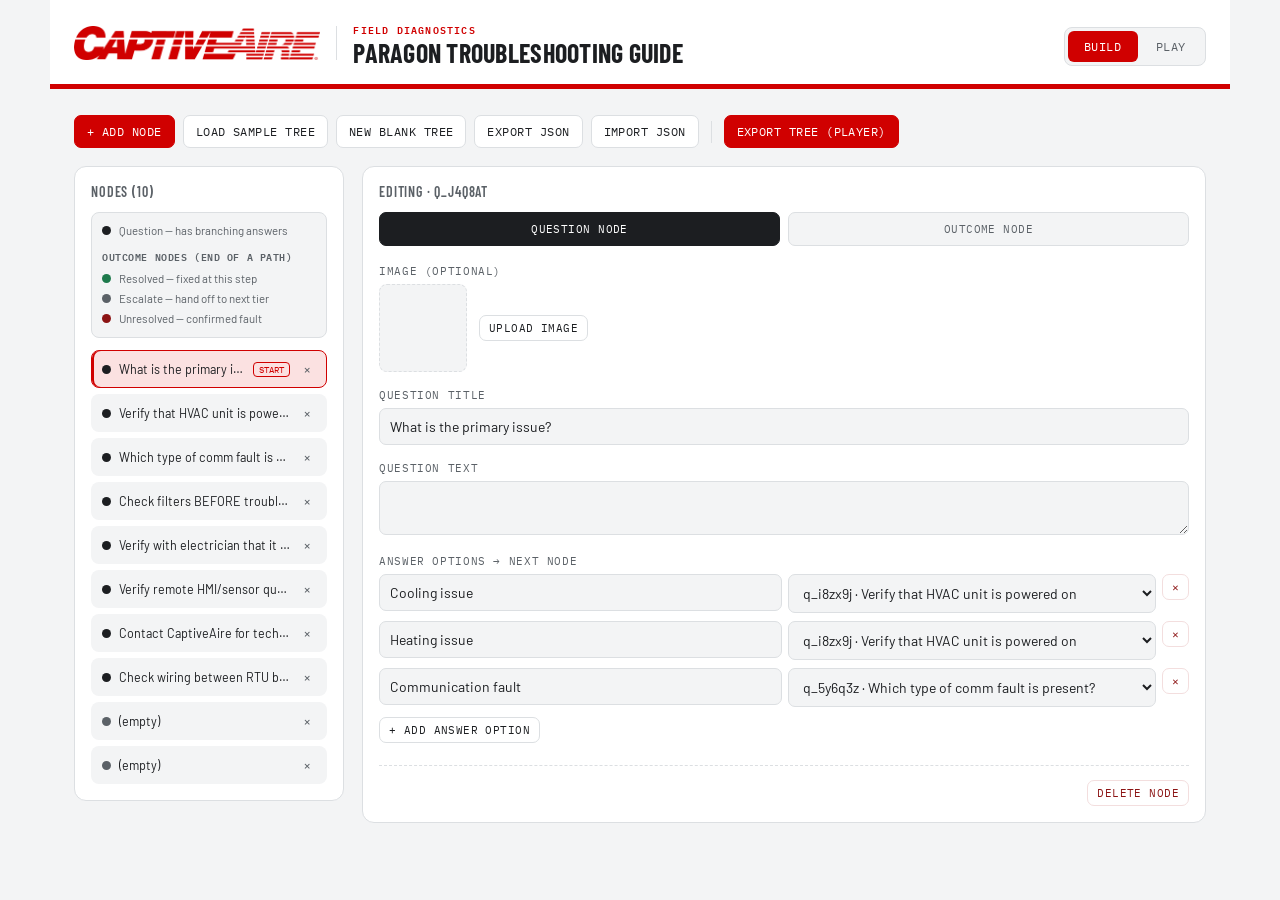
<file: index.html>
<!DOCTYPE html>
<html lang="en">
<head>
<meta charset="UTF-8" />
<title>CaptiveAire Paragon Troubleshooting Guide</title>
<link rel="preconnect" href="https://fonts.googleapis.com">
<link href="https://fonts.googleapis.com/css2?family=Archivo+Black&family=Barlow+Condensed:wght@500;600;700&family=Barlow:wght@400;500;600&family=IBM+Plex+Mono:wght@400;500;600;700&display=swap" rel="stylesheet">
<link rel="stylesheet" href="styles.css">
</head>
<body>
<div class="app" id="appRoot">

  <header class="masthead">
    <div class="masthead-inner">
      <div class="brand">
        <img src="logo.png" alt="CaptiveAire" />
        <div class="divider"></div>
        <div class="brand-text">
          <div class="eyebrow">Field Diagnostics</div>
          <h1>Paragon Troubleshooting Guide</h1>
        </div>
      </div>
      <div class="mode-toggle">
        <button id="tabBuild" class="active">Build</button>
        <button id="tabPlay">Play</button>
      </div>
    </div>
  </header>

  <div class="toolbar">
    <button class="btn primary" id="btnAddNode">+ Add node</button>
    <button class="btn" id="btnLoadSample">Load sample tree</button>
    <button class="btn" id="btnNewTree">New blank tree</button>
    <button class="btn" id="btnExport">Export JSON</button>
    <button class="btn" id="btnImport">Import JSON</button>
    <span class="toolbar-divider"></span>
    <button class="btn primary" id="btnExportPlayer">Export Tree (Player)</button>
    <input type="file" id="fileInput" accept=".json,application/json" />
  </div>

  <div id="layout" class="layout"></div>

</div>
<script src="app.js"></script>
</body>
</html>
</file>
<file: styles.css>
:root{
    --bg:#F3F4F5;
    --surface:#FFFFFF;
    --ink:#1C1E21;
    --ink-soft:#5B6167;
    --line:#DCDFE2;
    --line-soft:#EAEBED;
    --accent:#D00000;
    --accent-dark:#A10000;
    --accent-soft:#FBE1E1;
    --success:#1E7A4C;
    --success-soft:#DEEFE5;
    --fail:#8C1414;
    --fail-soft:#F3DEDE;
    --neutral:#5B6167;
    --neutral-soft:#E7E8EA;
    --mono:'IBM Plex Mono', monospace;
    --sans:'Barlow', sans-serif;
    --display:'Barlow Condensed', sans-serif;
    --heavy:'Archivo Black', sans-serif;
  }
  *{box-sizing:border-box;}
  html,body{margin:0;padding:0;}
  body{
    background:var(--bg);
    color:var(--ink);
    font-family:var(--sans);
    min-height:100vh;
  }
  .app{
    max-width:1180px;
    margin:0 auto;
    padding:0 24px 60px;
  }
  header.masthead{
    background:var(--surface);
    margin:0 -24px 26px;
    padding:20px 24px 0;
    border-bottom:5px solid var(--accent);
  }
  .masthead-inner{
    display:flex;
    align-items:flex-end;
    justify-content:space-between;
    gap:16px;
    flex-wrap:wrap;
    padding-bottom:18px;
  }
  .brand{
    display:flex;
    align-items:center;
    gap:16px;
  }
  .brand img{ display:block; height:34px; width:auto; }
  .brand .divider{
    width:1px;
    height:34px;
    background:var(--line);
  }
  .brand-text .eyebrow{
    font-family:var(--mono);
    font-size:10px;
    font-weight:600;
    color:var(--accent);
    letter-spacing:0.12em;
    text-transform:uppercase;
    margin-bottom:2px;
  }
  .brand-text h1{
    font-family:var(--display);
    font-size:26px;
    font-weight:700;
    letter-spacing:0.01em;
    text-transform:uppercase;
    line-height:1;
    margin:0;
  }
  .brand-text .tag{
    font-family:var(--sans);
    font-size:12.5px;
    color:var(--ink-soft);
    margin-top:3px;
  }
  .mode-toggle{
    display:flex;
    background:var(--bg);
    border:1px solid var(--line);
    border-radius:8px;
    padding:3px;
    gap:2px;
  }
  .mode-toggle button{
    font-family:var(--mono);
    font-size:12px;
    letter-spacing:0.05em;
    text-transform:uppercase;
    border:none;
    background:transparent;
    color:var(--ink-soft);
    padding:8px 16px;
    border-radius:6px;
    cursor:pointer;
    transition:background .15s ease, color .15s ease;
  }
  .mode-toggle button.active{
    background:var(--accent);
    color:#fff;
  }
  .toolbar{
    display:flex;
    align-items:center;
    gap:8px;
    flex-wrap:wrap;
    margin:22px 0 18px;
  }
  .toolbar-divider{
    width:1px;
    height:22px;
    background:var(--line);
    margin:0 4px;
  }
  .btn{
    font-family:var(--mono);
    font-size:11.5px;
    letter-spacing:0.04em;
    text-transform:uppercase;
    border:1px solid var(--line);
    background:var(--surface);
    color:var(--ink);
    padding:8px 12px;
    border-radius:7px;
    cursor:pointer;
    transition:border-color .15s ease, transform .1s ease;
  }
  .btn:hover{ border-color:var(--ink); }
  .btn:active{ transform:translateY(1px); }
  .btn.primary{
    background:var(--accent);
    color:#fff;
    border-color:var(--accent);
  }
  .btn.primary:hover{ border-color:var(--accent-dark); background:var(--accent-dark); }
  .btn.danger{
    color:var(--fail);
    border-color:var(--fail-soft);
  }
  .btn.danger:hover{ border-color:var(--fail); }
  .btn.small{ padding:5px 9px; font-size:10.5px; }
  .layout{
    display:grid;
    grid-template-columns:270px 1fr;
    gap:18px;
    align-items:start;
  }
  @media (max-width:820px){
    .layout{ grid-template-columns:1fr; }
  }
  .layout.layout-play{
    display:block;
  }
  .panel{
    background:var(--surface);
    border:1px solid var(--line);
    border-radius:12px;
    padding:16px;
  }
  .panel h2{
    font-family:var(--display);
    font-weight:600;
    font-size:14px;
    letter-spacing:0.06em;
    text-transform:uppercase;
    color:var(--ink-soft);
    margin:0 0 12px 0;
  }
  .node-list{
    display:flex;
    flex-direction:column;
    gap:6px;
  }
  .node-item{
    display:flex;
    align-items:center;
    gap:8px;
    padding:9px 10px;
    border-radius:8px;
    border:1px solid transparent;
    cursor:pointer;
    background:var(--bg);
  }
  .node-item:hover{ border-color:var(--line); }
  .node-item.selected{
    border-color:var(--accent);
    background:var(--accent-soft);
    border-width:1px;
    box-shadow: inset 2px 0 0 var(--accent);
  }
  .node-dot{
    width:9px; height:9px; border-radius:50%;
    flex:none;
    background:var(--neutral);
  }
  .node-dot.outcome-success{ background:var(--success); }
  .node-dot.outcome-fail{ background:var(--fail); }
  .node-dot.outcome-neutral{ background:var(--neutral); }
  .node-dot.question{ background:var(--ink); }
  .node-item .label{
    font-size:12.5px;
    line-height:1.3;
    overflow:hidden;
    text-overflow:ellipsis;
    white-space:nowrap;
    flex:1;
  }
  .node-item .root-badge{
    font-family:var(--mono);
    font-size:9px;
    color:var(--accent);
    border:1px solid var(--accent);
    padding:1px 5px;
    border-radius:4px;
    flex:none;
  }
  .node-del-x{
    flex:none;
    width:18px;
    height:18px;
    line-height:16px;
    text-align:center;
    padding:0;
    border:none;
    background:transparent;
    color:var(--ink-soft);
    font-size:15px;
    font-family:var(--sans);
    border-radius:4px;
    cursor:pointer;
  }
  .node-del-x:hover{
    background:var(--fail-soft);
    color:var(--fail);
  }
  .node-legend{
    display:flex;
    flex-direction:column;
    gap:6px;
    padding:10px 10px 12px;
    margin-bottom:12px;
    background:var(--bg);
    border:1px solid var(--line);
    border-radius:8px;
  }
  .node-legend .legend-row{
    display:flex;
    align-items:center;
    gap:8px;
  }
  .node-legend .legend-row .node-dot{ flex:none; }
  .node-legend .legend-row span{
    font-size:11.5px;
    color:var(--ink-soft);
  }
  .node-legend .legend-subhead{
    font-family:var(--mono);
    font-size:9.5px;
    font-weight:600;
    letter-spacing:0.06em;
    text-transform:uppercase;
    color:var(--ink-soft);
    margin-top:4px;
  }
  .empty-hint{
    font-size:12.5px;
    color:var(--ink-soft);
    line-height:1.5;
  }
  /* --- Build panel --- */
  .field{ margin-bottom:16px; }
  .field label{
    display:block;
    font-family:var(--mono);
    font-size:10.5px;
    letter-spacing:0.06em;
    text-transform:uppercase;
    color:var(--ink-soft);
    margin-bottom:6px;
  }
  textarea, input[type=text], select{
    width:100%;
    font-family:var(--sans);
    font-size:14px;
    color:var(--ink);
    background:var(--bg);
    border:1px solid var(--line);
    border-radius:7px;
    padding:9px 10px;
    resize:vertical;
  }
  textarea:focus, input[type=text]:focus, select:focus{
    outline:none;
    border-color:var(--ink);
  }
  .type-switch{
    display:flex;
    gap:8px;
  }
  .type-switch button{
    flex:1;
    font-family:var(--mono);
    font-size:11px;
    text-transform:uppercase;
    letter-spacing:0.04em;
    padding:9px 8px;
    border-radius:7px;
    border:1px solid var(--line);
    background:var(--bg);
    color:var(--ink-soft);
    cursor:pointer;
  }
  .type-switch button.active{
    background:var(--ink);
    color:#fff;
    border-color:var(--ink);
  }
  .outcome-type-row{ display:flex; gap:8px; }
  .outcome-type-row button{
    flex:1;
    font-family:var(--mono);
    font-size:10.5px;
    text-transform:uppercase;
    padding:8px;
    border-radius:7px;
    border:1px solid var(--line);
    background:var(--bg);
    cursor:pointer;
    color:var(--ink-soft);
  }
  .outcome-type-row button.active.success{ background:var(--success); border-color:var(--success); color:#fff; }
  .outcome-type-row button.active.fail{ background:var(--fail); border-color:var(--fail); color:#fff; }
  .outcome-type-row button.active.neutral{ background:var(--neutral); border-color:var(--neutral); color:#fff; }

  .option-row{
    display:flex;
    gap:6px;
    margin-bottom:8px;
    align-items:flex-start;
  }
  .option-row input[type=text]{ flex:1.1; }
  .option-row select{ flex:1; }
  .option-row .btn{ flex:none; }
  .add-option-btn{ margin-top:2px; }
  .node-footer-actions{
    display:flex;
    justify-content:space-between;
    margin-top:22px;
    padding-top:14px;
    border-top:1px dashed var(--line);
  }
  .image-field-row{
    display:flex;
    align-items:center;
    gap:12px;
  }
  .image-preview-wrap{
    position:relative;
    flex:none;
  }
  .image-preview{
    width:88px;
    height:88px;
    object-fit:cover;
    border-radius:8px;
    border:1px solid var(--line);
    display:block;
  }
  .image-preview-remove{
    position:absolute;
    top:-7px;
    right:-7px;
    width:20px;
    height:20px;
    line-height:18px;
    text-align:center;
    padding:0;
    border-radius:50%;
    border:1px solid var(--fail-soft);
    background:var(--surface);
    color:var(--fail);
    font-size:13px;
    cursor:pointer;
  }
  .image-empty-slot{
    width:88px;
    height:88px;
    border-radius:8px;
    border:1px dashed var(--line);
    background:var(--bg);
  }
  .node-item .img-badge{
    flex:none;
    font-size:10px;
    color:var(--ink-soft);
  }

  /* --- Play mode --- */
  .trace-wrap{
    overflow-x:auto;
    padding:6px 2px 18px 2px;
    margin-bottom:6px;
  }
  .trace-svg{ display:block; }
  .play-card{
    background:var(--surface);
    border:1px solid var(--line);
    border-radius:12px;
    padding:40px;
    width:100%;
    box-sizing:border-box;
    min-height:calc(100vh - 300px);
    display:flex;
    flex-direction:column;
  }
  .play-card-body{
    flex:1;
    display:flex;
    flex-direction:column;
    justify-content:center;
  }
  .play-image{
    max-width:100%;
    max-height:340px;
    width:auto;
    border-radius:10px;
    border:1px solid var(--line);
    margin-bottom:22px;
    object-fit:contain;
    display:block;
  }
  .play-eyebrow{
    font-family:var(--mono);
    font-size:10.5px;
    letter-spacing:0.08em;
    text-transform:uppercase;
    color:var(--accent);
    margin-bottom:10px;
  }
  .play-title{
    font-family:var(--display);
    font-size:32px;
    font-weight:600;
    line-height:1.22;
    margin:0 0 14px 0;
    max-width:700px;
  }
  .play-question{
    font-size:17px;
    line-height:1.6;
    margin:0 0 24px 0;
    max-width:700px;
    white-space:pre-line;
  }
  .play-options{
    display:flex;
    flex-direction:column;
    gap:10px;
    max-width:560px;
  }
  .play-option-btn{
    text-align:left;
    font-family:var(--sans);
    font-size:16px;
    color:var(--ink);
    background:var(--bg);
    border:1px solid var(--line);
    border-radius:9px;
    padding:14px 16px;
    cursor:pointer;
    transition:border-color .12s ease, background .12s ease, transform .08s ease;
  }
  .play-option-btn:hover{
    border-color:var(--accent);
    background:var(--accent-soft);
  }
  .play-option-btn{ border-left:3px solid transparent; }
  .play-option-btn:hover{ border-left:3px solid var(--accent); }
  .play-option-btn:active{ transform:translateY(1px); }
  .outcome-banner{
    display:inline-block;
    font-family:var(--mono);
    font-size:11px;
    letter-spacing:0.08em;
    text-transform:uppercase;
    padding:5px 12px;
    border-radius:5px;
    margin-bottom:16px;
  }
  .outcome-banner.success{ background:var(--success-soft); color:var(--success); }
  .outcome-banner.fail{ background:var(--fail-soft); color:var(--fail); }
  .outcome-banner.neutral{ background:var(--neutral-soft); color:var(--neutral); }
  .play-resolution{
    font-size:17px;
    line-height:1.6;
    max-width:700px;
    margin-bottom:20px;
    white-space:pre-line;
  }
  .play-back-row{
    display:flex;
    gap:8px;
    margin-top:28px;
    padding-top:20px;
    border-top:1px solid var(--line-soft);
  }
  .play-back-row-top{
    display:flex;
    gap:8px;
    margin-bottom:14px;
  }
  .no-root-warning{
    font-size:13px;
    color:var(--fail);
    background:var(--fail-soft);
    border-radius:8px;
    padding:12px 14px;
  }
  input[type=file]{ display:none; }
</file>
